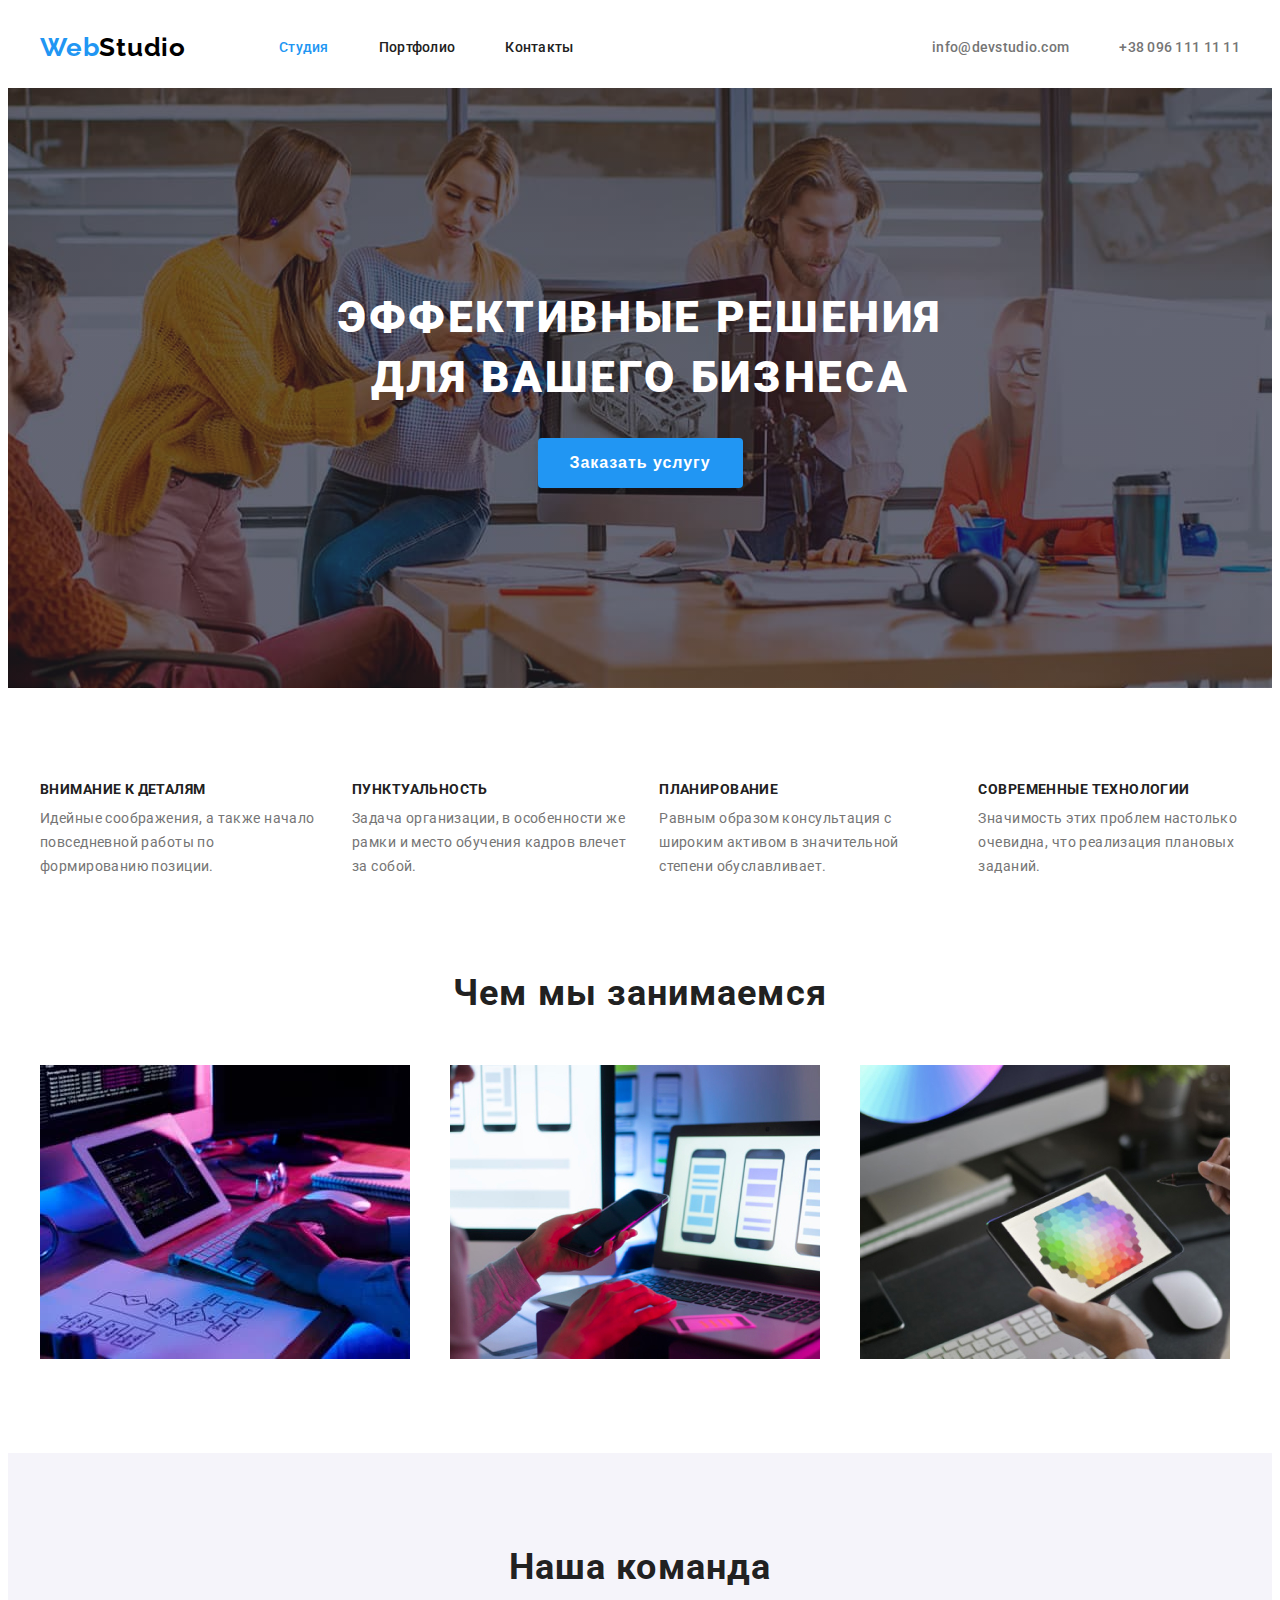
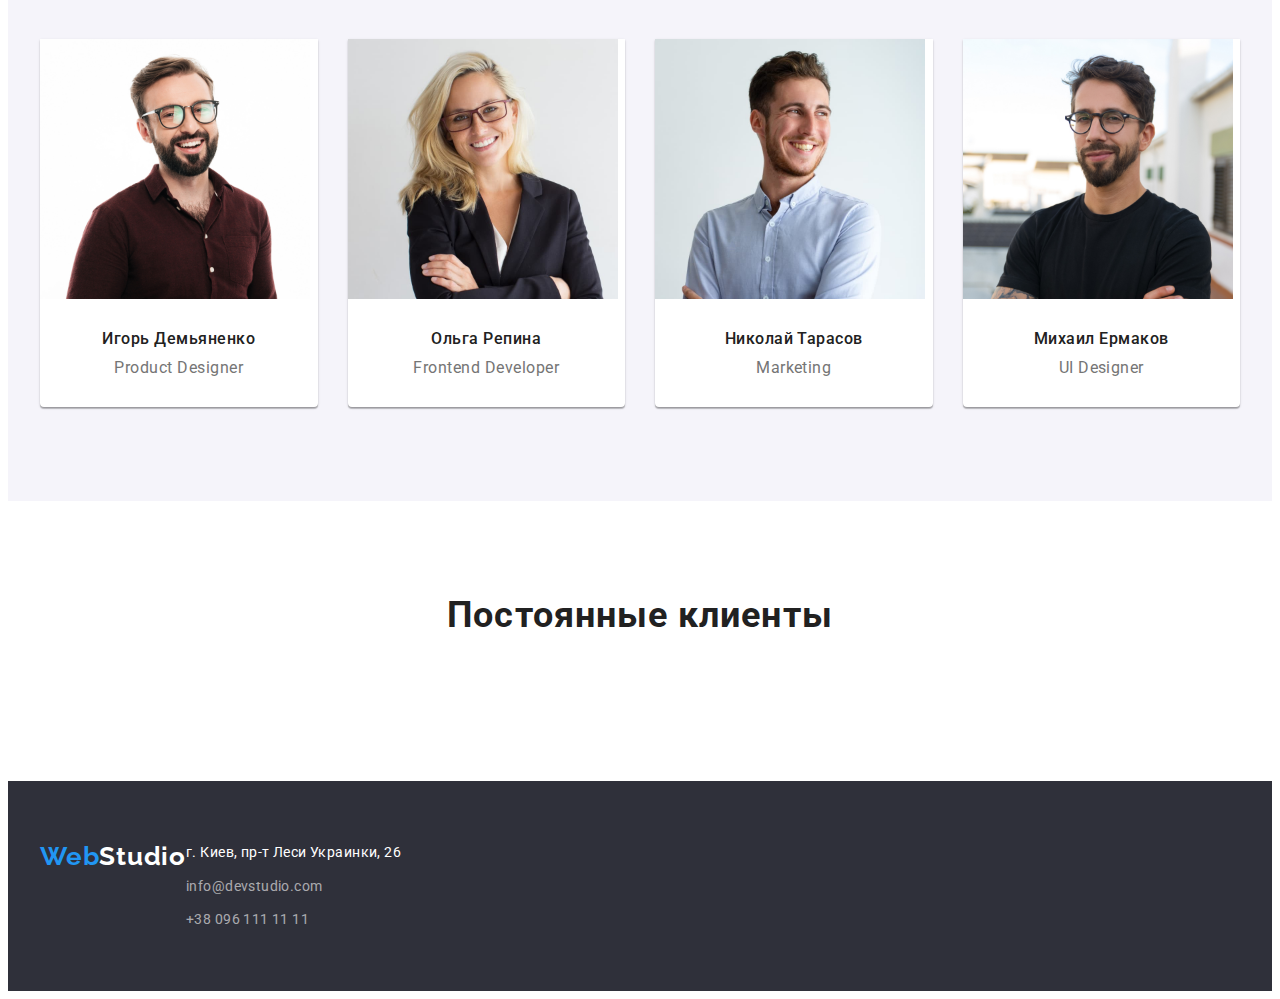
<file: index.html>
<!DOCTYPE html>
<html lang="ru">
<head>
    <meta charset="UTF-8">
    <meta name="viewport" content="width=device-width, initial-scale=1.0">
    <title>WebStudio</title>
    <link rel="preconnect" href="https://fonts.gstatic.com">
    <link href="https://fonts.googleapis.com/css2?family=Raleway:wght@700&family=Roboto:wght@400;500;700;900&display=swap"
        rel="stylesheet">
    <link rel="stylesheet" href="https://cdnjs.cloudflare.com/ajax/libs/modern-normalize/1.0.0/modern-normalize.min.css"
        integrity="sha512-ISS7cAi1PEhQ8jnbJpJZMd29NlhNj4AWYyLOSp2CE/CsHxTCu+r+t0D2yoJudVrd0/8fTVPUVDzY5Tvli75u/g=="
        crossorigin="anonymous" />
    <link rel="stylesheet" href="./css/style.css">
</head>
<body>
    <!--Site header-->
    <header class="header border-heade">
        
        <div class="container header">
            <nav class="nav">
                <a class="logo logo-light-theme link" href="./index.html">
                    <span class="logo-web">Web</span>Studio
                </a>
            
                <ul class="nav-list list">
                    <li class="nav-item">
                        <a class="nav-link link current" href="./index.html">Студия</a>
                    </li>
                    <li class="nav-item">
                        <a class="nav-link link" href="./portfolio.html">Портфолио</a>
                    </li>
                    <li class="nav-item">
                        <a class="nav-link link" href="">Контакты</a>
                    </li>
                </ul>
            </nav>
            
            <ul class="contact-list list">
                <li class="contact-item contact-mail">
                    <a class="contact-link link" href="mailto:info@devstudio.com">info@devstudio.com</a>
                </li>
                <li class="contact-item contact-tel">
                    <a class="contact-link link" href="tel:380961111111">+38 096 111 11 11</a>
                </li>
            </ul>
        </div>
            
       
    </header>

   
    <main>
        <!--Hero-->
        
            <section class="hero overlay">
                <div class="container">
                    <h1 class="hero-title">
                        Эффективные решения<br/>
                        для вашего бизнеса
                    </h1>
                    <button class="modal-btn" type="button">Заказать услугу</button>
                </div>
               
            </section>
        
        <!--Features-->
        <section class="features">
            <h2 class="visually-hidden">Особенности</h2>

            <div class="container">
                <ul class="features-list list">
                    <li class="features-list-item icon-antenna">
                        <h3 class="features-titel">Внимание к деталям</h3>
                        <p class="features-text">Идейные соображения, а также начало повседневной работы по формированию позиции.</p>
                    </li>
                    <li class="features-list-item icon-clock">
                        <h3 class="features-titel">Пунктуальность</h3>
                        <p class="features-text">Задача организации, в особенности же рамки и место обучения кадров влечет за собой.</p>
                    </li>
                    <li class="features-list-item icon-diagram">
                        <h3 class="features-titel">Планирование</h3>
                        <p class="features-text">Равным образом консультация с широким активом в значительной степени обуславливает.</p>
                    </li>
                    <li class="features-list-item icon-astronaut">
                        <h3 class="features-titel">Современные технологии</h3>
                        <p class="features-text">Значимость этих проблем настолько очевидна, что реализация плановых заданий.</p>
                    </li>
                </ul>
            </div>
        
            
        </section>
        
        <!--What are we doing-->
        <section class="we-doing">

            <div class="container">
                <h2 class="titel">Чем мы занимаемся</h2>
                <ul class="we-doing-list list">
                    <li class="item">
                        <img class="we-doing-list-img" src="./images/box1.jpg" alt="Чем мы занимаемся" width="370">
                    </li>
                    <li class="item">
                        <img class="we-doing-list-img" src="./images/box2.jpg" alt="Чем мы занимаемся" width="370">
                    </li>
                    <li class="item">
                        <img class="we-doing-list-img" src="./images/box3.jpg" alt="Чем мы занимаемся" width="370">
                    </li>
                </ul>
            </div>
            
            
            
        </section>
        
        <!--Our team-->
        <section class="team">
            <div class="container">
                <h2 class="titel">Наша команда</h2>
                <ul class="team-list list">
                    <li class="team-list-item">
                        <img class="team-list-img" src="./images/product-designer.jpg" alt="член команды" width="270">
                        <div class="team-card">
                            <h3 class="team-list-title">Игорь Демьяненко</h3>
                            <p class="team-list-position" lang="en">Product Designer</p>
                        </div>
                        
                    </li>
                    <li class="team-list-item">
                        <img class="team-list-img" src="./images/frontend-developer.jpg" alt="член команды" width="270">
                        <div class="team-card">
                            <h3 class="team-list-title">Ольга Репина</h3>
                            <p class="team-list-position" lang="en">Frontend Developer</p>
                        </div>
                       
                    </li>
                    <li class="team-list-item">
                        <img class="team-list-img" src="./images/marketing.jpg" alt="член команды" width="270">
                        <div class="team-card">
                            <h3 class="team-list-title">Николай Тарасов</h3>
                            <p class="team-list-position" lang="en">Marketing</p>
                        </div>
                        
                    </li>
                    <li class="team-list-item">
                        <img class="team-list-img" src="./images/ui-designer.jpg" alt="член команды" width="270">
                        <div class="team-card">
                            <h3 class="team-list-title">Михаил Ермаков</h3>
                            <p class="team-list-position" lang="en">UI Designer</p>
                        </div>
                    </li>
                </ul>
            </div>
        </section>

      
        <!--Regular customers-->

        <section class="clients">
            <div class="container">
                <h2 class="titel">Постоянные клиенты</h2>
                <ul class="clients-list list">
                    <li class="clients-list-item">
                        
                    </li>
                    <li class="clients-list-item"></li>
                    <li class="clients-list-item"></li>
                    <li class="clients-list-item"></li>
                    <li class="clients-list-item"></li>
                    <li class="clients-list-item"></li>                   
                </ul>
            </div>
            

        </section>

    </main>

    <!--Basement-->
    <footer class="footer">
        
        <div class="container">
            <a class="logo logo-dark-theme link" href="./index.html">
                <span class="logo-web">Web</span>Studio
            </a>
            
            <address class="address">
                <ul class="address-list list">
                    <li class="address-list-item">
                        <a class="address-list-link link" href="https://goo.gl/maps/XajfWDtzmyo4P4pL7" target="blanck"
                            rel="noopener nooreferrer">
                            г. Киев, пр-т Леси Украинки, 26</a>
                    </li>
                    <li class="address-list-item">
                        <a class="contact-list-link link" href="mailto:info@example.com">info@devstudio.com</a>
                    </li>
                    <li class="address-list-item">
                        <a class="contact-list-link link" href="tel:380961111111">+38 096 111 11 11</a>
                    </li>
                </ul>
            </address>
        </div>

    </footer>

    

</body>
</html>
</file>
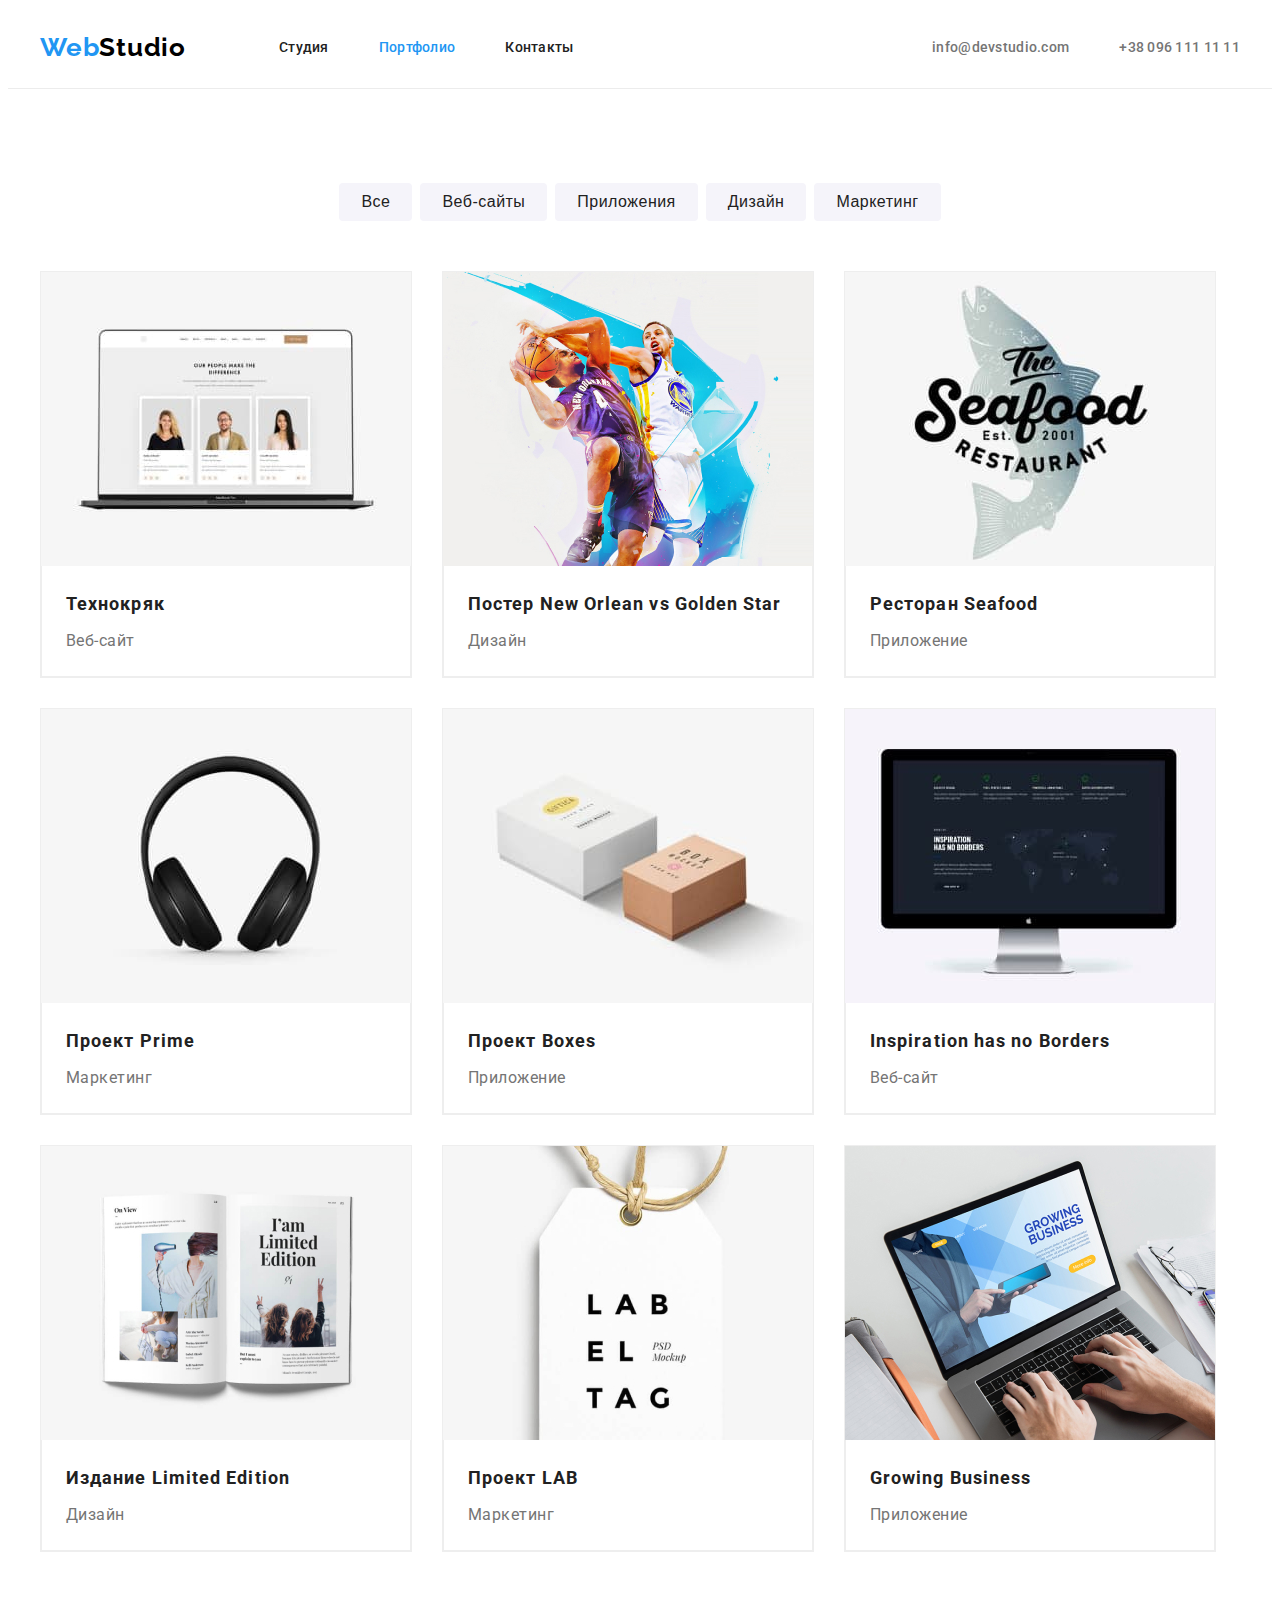
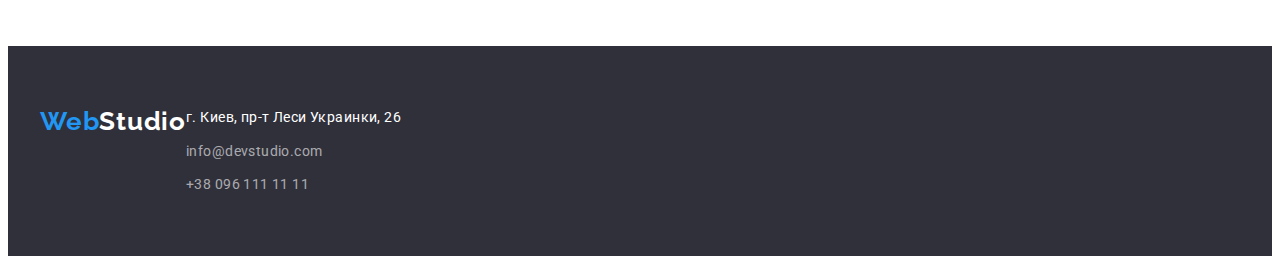
<file: portfolio.html>
<!DOCTYPE html>
<html lang="ru">
<head>
    <meta charset="UTF-8">
    <meta http-equiv="X-UA-Compatible" content="IE=edge">
    <meta name="viewport" content="width=device-width, initial-scale=1.0">
    <title>Портфолио</title>
    <link rel="preconnect" href="https://fonts.gstatic.com">
    <link href="https://fonts.googleapis.com/css2?family=Raleway:wght@700&family=Roboto:wght@400;500;700;900&display=swap"
        rel="stylesheet">
    <link rel="stylesheet" href="https://cdnjs.cloudflare.com/ajax/libs/modern-normalize/1.0.0/modern-normalize.min.css"
        integrity="sha512-ISS7cAi1PEhQ8jnbJpJZMd29NlhNj4AWYyLOSp2CE/CsHxTCu+r+t0D2yoJudVrd0/8fTVPUVDzY5Tvli75u/g=="
        crossorigin="anonymous" />
    <link rel="stylesheet" href="./css/style.css">
</head>
<body>

    <!--Site header-->
    <header class="header border-header">
                
        <div class="container header">
            <nav class="nav">
                <a class="logo logo-light-theme link" href="./index.html">
                    <span class="logo-web">Web</span>Studio
                </a>
        
                <ul class="nav-list list">
                    <li class="nav-item">
                        <a class="nav-link link" href="./index.html">Студия</a>
                    </li>
                    <li class="nav-item">
                        <a class="nav-link link current" href="./portfolio.html">Портфолио</a>
                    </li>
                    <li class="nav-item">
                        <a class="nav-link link" href="">Контакты</a>
                    </li>
                </ul>
            </nav>
        
            <ul class="contact-list list">
                <li class="contact-item">
                    <a class="contact-link link" href="mailto:info@devstudio.com">info@devstudio.com</a>
                </li>
                <li class="contact-item">
                    <a class="contact-link link" href="tel:380961111111">+38 096 111 11 11</a>
                </li>
            </ul>
        </div>
    
    </header>

    <main>
      
      <!--Portfolio-->
      <section class="gallery">
        <div class="container">
            <h1 class="visually-hidden">Портфолио</h1>            
                    
            <ul class="filter-list list">
                <li class="filter-item">
                    <button class="modal-btn-filter" type="button">Все</button>
                </li>
            
                <li class="filter-item">
                    <button class="modal-btn-filter" type="button">Веб-сайты</button>
                </li>
            
                <li class="filter-item">
                    <button class="modal-btn-filter" type="button">Приложения</button>
                </li>
            
                <li class="filter-item">
                    <button class="modal-btn-filter" type="button">Дизайн</button>
                </li>
            
                <li class="filter-item">
                    <button class="modal-btn-filter" type="button">Маркетинг</button>
                </li>
            </ul>                       
                     
            <ul class="gallery-list list">
                <li class="gallery-list-item">
                    <a class="gallery-list-link link" href="">
                        <img class="gallery-list-img" src="./images/portfolio/technokryak.jpg" alt="сайт веб-разработчиков">
                        <div class="portfolio-card">
                            <h2 class="gallery-list-title">Технокряк</h2>
                            <p class="gallery-list-position">Веб-сайт</p>
                        </div>
                    </a>
                </li>
            
                <li class="gallery-list-item">
                    <a class="gallery-list-link link" href="">
                        <img class="gallery-list-img" src="./images/portfolio/new-orlean-vs-golden-star.jpg"
                            alt="баскетбольный постер">
                       <div class="portfolio-card">
                            <h2 class="gallery-list-title">Постер New Orlean vs Golden Star</h2>
                            <p class="gallery-list-position">Дизайн</p>
                       </div>
                    </a>
                </li>
            
                <li class="gallery-list-item">
                    <a class="gallery-list-link link" href="">
                        <img class="gallery-list-img" src="./images/portfolio/seafood-restaurant.jpg" alt="логотип ресторана">
                        <div class="portfolio-card">
                            <h2 class="gallery-list-title">Ресторан Seafood</h2>
                            <p class="gallery-list-position">Приложение</p>
                        </div>
                    </a>
                </li>
            
                <li class="gallery-list-item">
                    <a class="gallery-list-link link" href="">
                        <img class="gallery-list-img" src="./images/portfolio/prime-project.jpg" alt="наушники">
                        <div class="portfolio-card">
                            <h2 class="gallery-list-title">Проект Prime</h2>
                            <p class="gallery-list-position">Маркетинг</p>
                        </div>
                    </a>
                </li>
            
                <li class="gallery-list-item">
                    <a class="gallery-list-link link" href="">
                        <img class="gallery-list-img" src="./images/portfolio/boxes-project.jpg" alt="лежат две коробки">
                        <div class="portfolio-card">
                            <h2 class="gallery-list-title">Проект Boxes</h2>
                            <p class="gallery-list-position">Приложение</p>
                        </div>
                    </a>
                </li>
            
                <li class="gallery-list-item">
                    <a class="gallery-list-link link" href="">
                        <img class="gallery-list-img" src="./images/portfolio/inspiration-has-no-borders.jpg"
                            alt="монитор на котором открыт сайт">
                        <div class="portfolio-card">
                            <h2 class="gallery-list-title" lang="en">Inspiration has no Borders</h2>
                            <p class="gallery-list-position">Веб-сайт</p>
                        </div>
                    </a>
                </li>
            
                <li class="gallery-list-item">
                    <a class="gallery-list-link link" href="">
                        <img class="gallery-list-img" src="./images/portfolio/limitede-edition.jpg" alt="открытая книга">
                        <div class="portfolio-card">
                            <h2 class="gallery-list-title">Издание Limited Edition</h2>
                            <p class="gallery-list-position">Дизайн</p>
                        </div>
                    </a>
                </li>
            
                <li class="gallery-list-item">
                    <a class="gallery-list-link link" href="">
                        <img class="gallery-list-img" src="./images/portfolio/lab-project.jpg" alt="бирка с подписью label tag ">
                        <div class="portfolio-card">
                            <h2 class="gallery-list-title">Проект LAB</h2>
                            <p class="gallery-list-position">Маркетинг</p>
                        </div>
                    </a>
                </li>
            
                <li class="gallery-list-item">
                    <a class="gallery-list-link link" href="">
                        <img class="gallery-list-img" src="./images/portfolio/growing-business.jpg"
                            alt="мужчина работает за ноутбуком">
                        <div class="portfolio-card">
                            <h2 class="gallery-list-title" lang="en">Growing Business</h2>
                            <p class="gallery-list-position">Приложение</p>
                        </div>
                       
                    </a>
                </li>
            </ul>
        </div>
        
      </section>
                       
                
    </main>

    <!--Basement-->
    <footer class="footer">
       
        <div class="container">
            <a class="logo logo-dark-theme link" href="./index.html">
                <span class="logo-web">Web</span>Studio
            </a>
        
            <address class="address">
                <ul class="address-list list">
                    <li class="address-list-item">
                        <a class="address-list-link link" href="https://goo.gl/maps/XajfWDtzmyo4P4pL7" target="blanck"
                            rel="noopener nooreferrer">
                            г. Киев, пр-т Леси Украинки, 26</a>
                    </li>
                    <li class="address-list-item">
                        <a class="contact-list-link link" href="mailto:info@devstudio.com">info@devstudio.com</a>
                    </li>
                    <li class="address-list-item">
                        <a class="contact-list-link link" href="tel:380961111111">+38 096 111 11 11</a>
                    </li>
                </ul>
            </address>
        </div>
    
    </footer>
    
    
</body>
</html>
</file>
<file: css/style.css>
:root {
  --main-font: "Roboto", sans-serif;
  --secondary-font: "Raleway", sans-serif;
  --accent-color: #2196f3;
  --title-color: #212121;
  --primary-text-color: #757575;
  --primary-background-color: #ffffff;
  --back-color: #2f303a;
  --color-filter: #f5f4fa;
}

/* outline: 2px solid tomato; */
body {
  font-family: var(--main-font);
  background-color: var(--primary-background-color);
  color: var(--primary-text-color);
}

h1,
h2,
h3,
h4,
h5,
h6,
p {
  margin: 0;
}

ul,
ol {
  margin: 0;
  padding: 0;
}

img {
  display: block;
}

.link {
  text-decoration: none;
}

.list {
  list-style: none;
}

.address {
  font-style: normal;
}

.visually-hidden {
  position: absolute !important;
  clip: rect(1px 1px 1px 1px); /* IE6, IE7 */
  clip: rect(1px, 1px, 1px, 1px);
  padding: 0 !important;
  border: 0 !important;
  height: 1px !important;
  width: 1px !important;
  overflow: hidden;
}

.container {
  width: 1200px;
  margin: 0 auto;
  padding-left: 15px;
  padding-right: 15px;
  /* outline: 2px solid tomato; */
}

/* ============= COMPONENTS ============= */

.logo {
  font-family: var(--secondary-font);
  font-weight: 700;
  font-size: 26px;
  line-height: 1.19;
  letter-spacing: 0.03em;
  display: inline-block;
}

.logo-web {
  color: var(--accent-color);
}

.logo-light-theme {
  color: #000000;
  margin-right: 93px;
  padding-top: 24px;
  padding-bottom: 25px;
}
.logo-dark-theme {
  color: var(--primary-background-color);
  margin-bottom: 20px;
}

.titel {
  font-weight: 700;
  font-size: 36px;
  line-height: 1.16;
  text-align: center;
  letter-spacing: 0.03em;

  color: var(--title-color);
}
/* ============= END COMPONENTS ============= */

/* ============= HEADER ============= */

.header .container {
  display: flex;
  align-items: center;
}

.nav {
  display: flex;
  align-items: center;
}

.nav-list {
  display: flex;
  align-items: center;
}

.nav-item:not(:last-child) {
  margin-right: 50px;
}

.contact-list {
  display: flex;
  align-items: center;
  margin-left: auto;
}

.contact-item:not(:last-child) {
  margin-right: 50px;
}

.nav-link {
  font-family: var(--main-font);
  font-weight: 500;
  font-size: 14px;
  line-height: 1.14;
  letter-spacing: 0.02em;
  color: var(--title-color);
  padding-top: 32px;
  padding-bottom: 32px;
  display: inline-block;
}

.nav-link:hover,
.nav-link:focus,
.nav-link:active {
  color: var(--accent-color);
}

.current {
  color: var(--accent-color);
}

.contact-link {
  font-weight: 500;
  font-size: 14px;
  line-height: 1.14;
  letter-spacing: 0.02em;

  color: var(--primary-text-color);
  padding-top: 32px;
  padding-bottom: 32px;
  display: inline-block;
}

.contact-link:hover,
.contact-link:focus {
  color: var(--accent-color);
}

.contact-link {
  display: flex;
  align-items: center;
  fill: currentcolor;
}

.contact-logo-mail {
  margin-right: 10px;
}

.contact-logo-tel {
  margin-right: 10px;
}

.contact-link:hover .contact-logo-mail,
.contact-link:focus .contact-logo-mail,
.contact-link:hover .contact-logo-tel,
.contact-link:focus .contact-logo-tel {
  fill: var(--accent-color);
}

/* ============= END HEADER ============= */

/* ============= HERO ============= */
.hero {
  background-color: var(--back-color);
  text-align: center;
}

.overlay {
  max-width: 1600px;
  max-height: 600px;
  margin-left: auto;
  margin-right: auto;
  background-image: linear-gradient(
      to right,
      rgba(47, 48, 58, 0.4),
      rgba(47, 48, 58, 0.4)
    ),
    url("../images/hero-bg.jpg");
  background-repeat: no-repeat;
  background-position: center;
  background-size: cover;
}

.hero .container {
  padding-top: 200px;
  padding-bottom: 200px;
}

.hero-title {
  font-weight: 900;
  font-size: 44px;
  line-height: 1.36;
  text-align: center;
  letter-spacing: 0.06em;
  text-transform: uppercase;

  color: var(--primary-background-color);

  margin-bottom: 30px;
}

.modal-btn {
  font-weight: 700;
  font-size: 16px;
  line-height: 1.87;
  display: flex;
  align-items: center;
  text-align: center;
  letter-spacing: 0.06em;
  cursor: pointer;
  color: var(--primary-background-color);
  background-color: var(--accent-color);

  display: inline-block;
  padding: 10px 32px;

  min-width: 200px;
  border-style: none;
  box-shadow: 0px 4px 4px rgba(0, 0, 0, 0.15);
  border-radius: 4px;
}

.modal-btn:hover,
.modal-btn:focus {
  background-color: #188ce8;
  color: var(--primary-background-color);
}

/* ============= END HERO ============= */

/* ============= FEATURES ============= */

.features {
  padding-top: 94px;
}

.container .features-list {
  display: flex;
}

.features-list .features-list-item {
  width: calc((100%-90px) / 4);
  margin-right: 30px;
}

.features-list .features-list-item:last-child {
  margin-right: 0;
}

.features-titel {
  font-weight: 700;
  font-size: 14px;
  line-height: 1.14;
  letter-spacing: 0.03em;
  text-transform: uppercase;

  color: var(--title-color);
  margin-bottom: 10px;
}

.features-text {
  font-weight: 400;
  font-size: 14px;
  line-height: 1.71;
  letter-spacing: 0.03em;
}

.features-list-logo {
  display: flex;
  width: 270px;
  height: 120px;
  align-items: center;
  justify-content: center;
  border-radius: 4px;
  background-color: var(--color-filter);
  margin-bottom: 30px;
}

/* ============= END FEATURES ============= */

/* ============= What are we doing ============= */

.we-doing {
  padding-top: 94px;
  padding-bottom: 94px;
}

.we-doing-list {
  display: flex;
}

.we-doing-list .item {
  width: calc((100% - 60px) / 3);
  margin-right: 30px;
}

.we-doing-list .item:last-child {
  margin-right: 0;
}

/* ============= END What are we doing ============= */

/* ============= OUR TEAM ============= */

.team {
  background-color: var(--color-filter);
  padding-top: 94px;
  padding-bottom: 94px;
}

.titel {
  margin-bottom: 50px;
}

.team-list {
  display: flex;
}

.team-list .team-list-item {
  width: calc((100% - 90px) / 4);
  margin-right: 30px;

  background: var(--primary-background-color);

  border-radius: 0px 0px 4px 4px;
  box-shadow: 0px 1px 3px rgba(0, 0, 0, 0.12), 0px 1px 1px rgba(0, 0, 0, 0.14),
    0px 2px 1px rgba(0, 0, 0, 0.2);
}

.team-list .team-list-item:last-child {
  margin-right: 0;
}

.team-card {
  padding: 30px 32px;
  text-align: center;
}

.team-list-title {
  font-weight: 500;
  font-size: 16px;
  line-height: 1.19;
  text-align: center;
  letter-spacing: 0.03em;

  color: var(--title-color);

  margin-bottom: 10px;
}

.team-list-position {
  font-weight: 400;
  font-size: 16px;
  line-height: 1.19;
  text-align: center;
  letter-spacing: 0.03em;
}

.social-team-list {
  display: flex;
  margin-top: 16px;
}

.social-team-list .social-list-item {
  width: calc((100%-30px) / 4);
  margin-right: 10px;
}
.social-team-list .social-list-item:last-child {
  margin-right: 0;
}

.social-link {
  display: flex;
  width: 44px;
  height: 44px;
  align-items: center;
  justify-content: center;
  border-radius: 50%;
  fill: #afb1b8;
}

.social-link:hover,
.social-link:focus {
  fill: var(--primary-background-color);
  background-color: var(--accent-color);
}

/* ============= END OUR TEAM ============= */

/* ============= END Regular customers ============= */

.clients {
  padding-top: 94px;
  padding-bottom: 94px;
}

.clients-list {
  display: flex;
}

.clients-list .clients-item {
  width: calc((100%-150px) / 6);
  margin-right: 30px;
}
.clients-list .clients-item:last-child {
  margin-right: 0;
}

.clients-link {
  display: flex;
  width: 170px;
  height: 90px;
  align-items: center;
  justify-content: center;
  border: 1px solid #afb1b8;
  border-radius: 4px;
  fill: #afb1b8;
}

.clients-link:hover,
.clients-link:focus {
  fill: var(--accent-color);
  border-color: var(--accent-color);
}

/* ============= END Regular customers ============= */

/* ============= FOOTER ============= */

.footer {
  background-color: var(--back-color);
}

.footer .container {
  padding-top: 60px;
  padding-bottom: 60px;
  display: flex;
}

.address-list-item {
  margin-bottom: 9px;
}

.address-list-item:last-child {
  margin-bottom: 0;
}

.address-list-link {
  font-weight: 400;
  font-size: 14px;
  line-height: 1.71;
  letter-spacing: 0.03em;

  color: var(--primary-background-color);
}

.contact-list-link {
  font-weight: 400;
  font-size: 14px;
  line-height: 24px;
  letter-spacing: 0.03em;

  color: rgba(255, 255, 255, 0.6);
}

.footer-icon {
  margin-left: 70px;
  display: block;
  width: 206px;
  padding-top: 12px;
}

.footer-title {
  font-weight: 700;
  font-size: 14px;
  line-height: 1.14;
  letter-spacing: 0.03em;
  text-transform: uppercase;
  color: var(--primary-background-color);
  margin-bottom: 20px;
}

.footer-icon-list {
  display: flex;
}

.footer-icon-list-item {
  width: calc((100%-30px) / 4);
  margin-right: 10px;
}

.footer-icon-list-item:last-child {
  margin-right: 0;
}

.footer-icon-link {
  display: flex;
  width: 44px;
  height: 44px;
  align-items: center;
  justify-content: center;
  border-radius: 50%;
  fill: var(--primary-background-color);
  background-color: rgba(255, 255, 255, 0.1);
}

.footer-icon-link:hover,
.footer-icon-link:focus {
  background-color: var(--accent-color);
}

/* ============= END FOOTER ============= */

/* ============= GALLERY ============= */

.border-header {
  border-bottom: 1px solid #ececec;
}

.filter-list {
  display: flex;
  justify-content: center;
}

.filter-list {
  margin-bottom: 50px;
}

.filter-item:not(:last-child) {
  margin-right: 8px;
}

.modal-btn-filter {
  font-weight: 500;
  font-size: 16px;
  line-height: 1.62;
  text-align: center;
  letter-spacing: 0.03em;
  cursor: pointer;
  display: inline-block;

  color: var(--title-color);
  background-color: var(--color-filter);
  border-radius: 4px;
  padding: 6px 22px;

  min-width: 73px;
  border-style: none;
}

.modal-btn-filter:hover,
.modal-btn-filter:focus {
  background-color: var(--accent-color);
  color: var(--primary-background-color);
  box-shadow: 0px 3px 1px rgba(0, 0, 0, 0.1), 0px 1px 2px rgba(0, 0, 0, 0.08),
    0px 2px 2px rgba(0, 0, 0, 0.12);
  border-radius: 4px;
  border-color: var(--accent-color);
}

.gallery {
  padding-top: 94px;
  padding-bottom: 94px;
}

.gallery-list {
  display: flex;
  flex-wrap: wrap;
  margin: -15px;
}
.gallery-list-item {
  margin: 15px;
  width: 370px;
  border: 1px solid #eeeeee;
}

.gallery-list-item:hover {
  box-shadow: 0px 1px 1px rgba(0, 0, 0, 0.12), 0px 4px 4px rgba(0, 0, 0, 0.06),
    1px 4px 6px rgba(0, 0, 0, 0.16);
}

.portfolio-card {
  padding: 20px 24px;
  background: var(--primary-background-color);
  border-right: 1px solid #eeeeee;
  border-bottom: 1px solid #eeeeee;
  border-left: 1px solid #eeeeee;
}

.gallery-list-title {
  font-weight: 700;
  font-size: 18px;
  line-height: 2;
  letter-spacing: 0.06em;

  color: var(--title-color);
  margin-bottom: 4px;
}

.gallery-list-position {
  font-weight: 400;
  font-size: 16px;
  line-height: 1.87;
  letter-spacing: 0.03em;
  color: var(--primary-text-color);
}

/* ============= END GALLERY  ============= */
</file>
